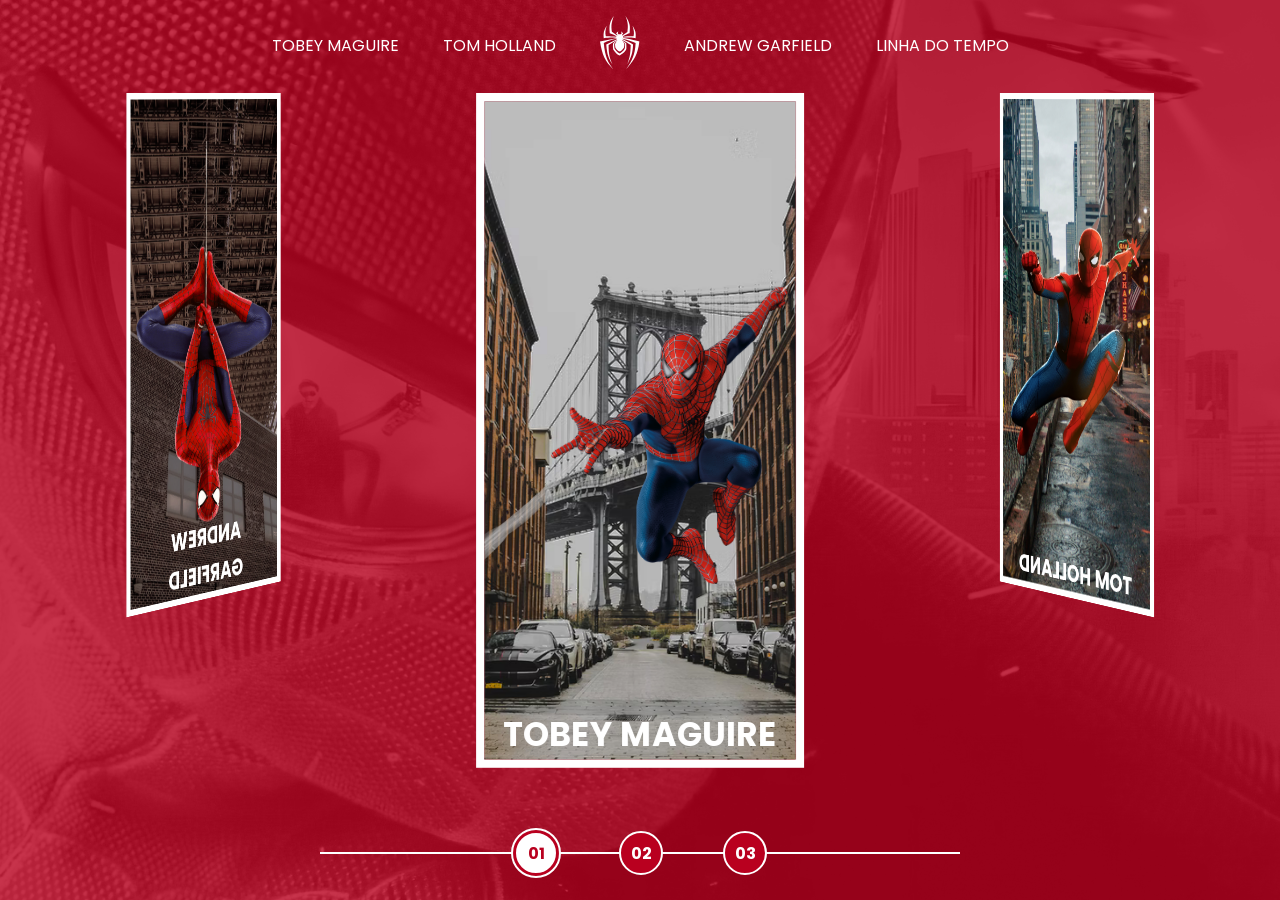
<file: index.html>
<!DOCTYPE html>
<html lang="pt-BR">
<head>
    <meta charset="UTF-8">
    <meta name="viewport" content="width=device-width, initial-scale=1.0">
    
    <link rel="stylesheet" href="assets/css/home-page.css">
    <title>Spider-Man | Multiversos</title>
</head>
<body>
    <nav class="s-menu">
        <ul>
            <li class="s-menu__item">
                <a href="pages/tobey-maguire/spiderman1.html">Tobey Maguire</a>
            </li>
            <li class="s-menu__item">
                <a href="pages/tom-holland/spiderman1.html">Tom Holland</a>
            </li>
            <li class="s-menu__item s-menu__icon">
                <a href="./index.html"><img src="assets/images/icons/spider.svg" alt="Spider-Man Multiverse"></a>
            </li>
            <li class="s-menu__item">
                <a href="pages/andrew-garfield/spiderman1.html">Andrew Garfield</a>
            </li>
            <li class="s-menu__item">
                <a href="pages/linha-do-tempo/linha-do-tempo.html">Linha do tempo</a>
            </li>
        </ul>
    </nav>
    <div class="s-container">
        <div class="s-cards-carousel" style="transform: translateZ(-40vw) rotateY(0deg);">
            <a href="./pages/tobey-maguire/spiderman1.html" class="s-card" id="spider-man-01">
                <img class="s-card__background" src="./assets/images/pic-sm-bg-01.jpg" alt="">
                <img class="s-card__image" src="./assets/images/spider-man-01.png" alt="Tobey Maguire">
                <h2 class="s-card__title">Tobey Maguire</h2>
            </a>
            <a href="./pages/tom-holland/spiderman1.html" class="s-card" id="spider-man-02">
                <img class="s-card__background" src="./assets/images/pic-sm-bg-02.jpg" alt="">
                <img class="s-card__image" src="./assets/images/spider-man-02.png" alt="Tom Holland">
                <h2 class="s-card__title">Tom Holland</h2>
            </a>
            <a href="./pages/andrew-garfield/spiderman1.html" class="s-card" id="spider-man-03">
                <img class="s-card__background" src="assets/images/pic-sm-bg-03.jpg" alt="">
                <img class="s-card__image" src="assets/images/spider-man-03.png" alt="Andrew Garfield">
                <h2 class="s-card__title">Andrew Garfield</h2>
            </a>
        </div>
    </div>

    <div class="s-controller">
        <div id="1" onclick="selectCarouselItem(this)" class="s-controller__button s-controller__button--active">
            01
        </div>
        <div id="2" onclick="selectCarouselItem(this)" class="s-controller__button">
            02
        </div>
        <div id="3" onclick="selectCarouselItem(this)" class="s-controller__button">
            03
        </div>
        <div class="s-controller__line"></div>
    </div>

    <script src="assets/script/script.js"></script>
</body>
</html>
</file>
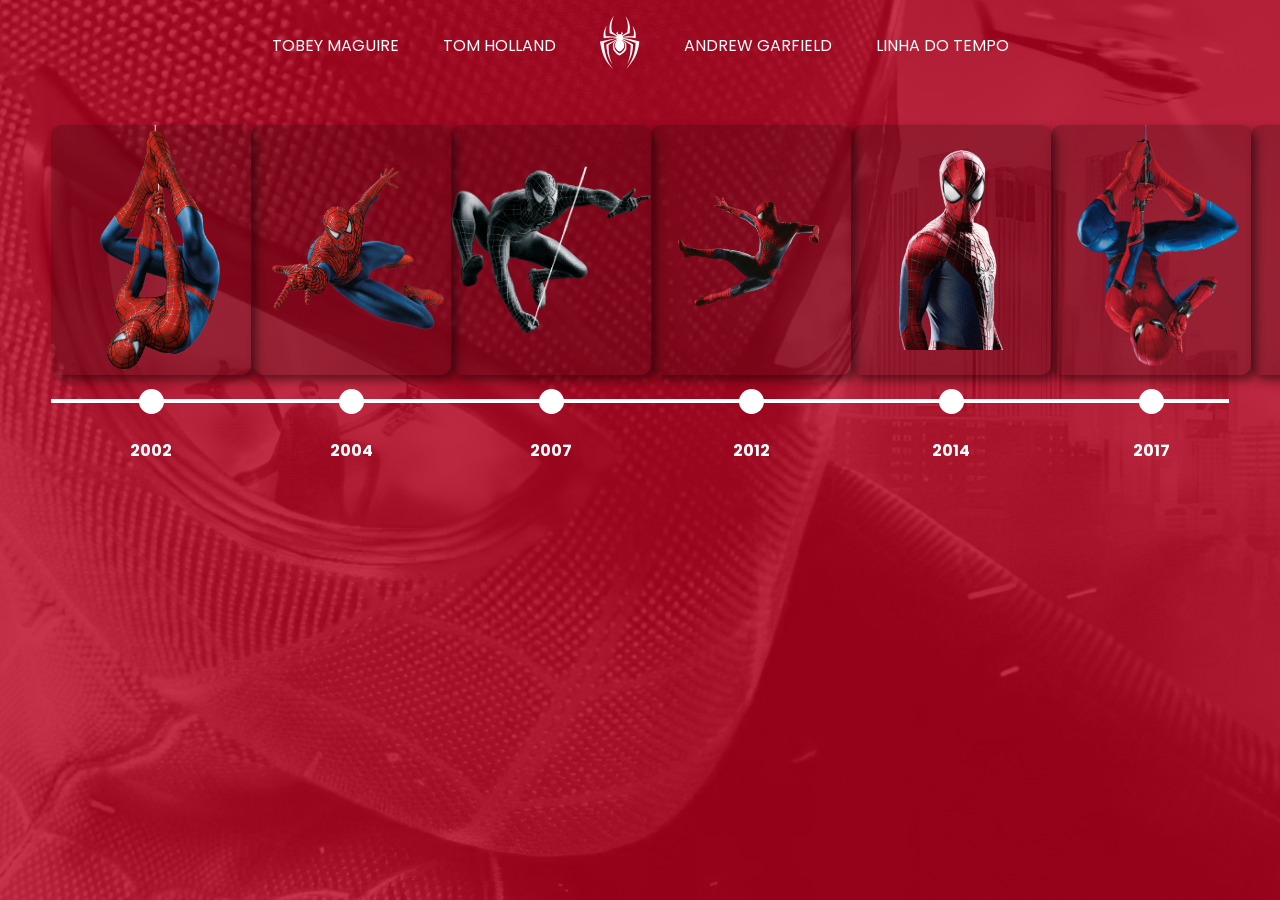
<file: pages/linha-do-tempo/linha-do-tempo.html>
<!DOCTYPE html>
<html lang="en">
<head>
    <meta charset="UTF-8">
    <meta name="viewport" content="width=device-width, initial-scale=1.0">
    <link rel="stylesheet" href="../../assets/css/linha-do-tempo.css">
    <title>Spider-Man | Linha do Tempo</title>
</head>
<body>
    <nav class="s-menu">
        <ul>
            <li class="s-menu__item">
                <a href="../../pages/tobey-maguire/spiderman1.html">Tobey Maguire</a>
            </li>
            <li class="s-menu__item">
                <a href="../../pages/tom-holland/spiderman1.html">Tom Holland</a>
            </li>
            <li class="s-menu__item s-menu__icon">
                <a href="../../index.html"><img src="../../assets/images/icons/spider.svg" alt="Spider-Man Multiverse"></a>
            </li>
            <li class="s-menu__item">
                <a href="../../pages/andrew-garfield/spiderman1.html">Andrew Garfield</a>
            </li>
            <li class="s-menu__item">
                <a href="../../pages/linha-do-tempo/linha-do-tempo.html">Linha do tempo</a>
            </li>
        </ul>
    </nav>

    <div class="s-content-linha-do-tempo">
        <ul class="timeline">
            <a href="../../pages/tobey-maguire/spiderman1.html">
                <li class="item" id="sm-2002">
                    <div class="card" data-title="Spider-Man">
                        <img src="../../assets/images/spiderman-tobey/linha-do-tempo/tobey1.png" alt="">
                    </div>
                    <span class="ponto"></span>
                    <span class="ano">2002</span>
                </li>
            </a>
            <a href="../../pages/tobey-maguire/spiderman2.html">
                <li class="item" id="sm-2004">
                    <div class="card" data-title="Spider-Man 2">
                        <img src="../../assets/images/spiderman-tobey/linha-do-tempo/tobey2.png" alt="">
                    </div>
                    <span class="ponto"></span>
                    <span class="ano">2004</span>
                </li>
            </a>
            <a href="../../pages/tobey-maguire/spiderman3.html">
                <li class="item" id="sm-2007">
                    <div class="card" data-title="Spider-Man 3">
                        <img src="../../assets/images/spiderman-tobey/linha-do-tempo/tobey3.png" alt="">
                    </div>
                    <span class="ponto"></span>
                    <span class="ano">2007</span>
                </li>
            </a>
            <a href="../../pages/andrew-garfield/spiderman1.html">
                <li class="item" id="sm-2012">
                    <div class="card" data-title="The Amazing Spider-Man">
                        <img src="../../assets/images/spiderman-andrew/linha-do-tempo/andrew1.png" alt="">
                    </div>
                    <span class="ponto"></span>
                    <span class="ano">2012</span>
                </li>
            </a>
            <a href="../../pages/andrew-garfield/spiderman2.html">
                <li class="item" id="sm-2014">
                    <div class="card" data-title="The Amazing Spider-Man 2">
                        <img src="../../assets/images/spiderman-andrew/linha-do-tempo/andrew2.png" alt="">
                    </div>
                    <span class="ponto"></span>
                    <span class="ano">2014</span>
                </li>
            </a>
            <a href="../../pages/tom-holland/spiderman1.html">
                <li class="item" id="sm-2017">
                    <div class="card" data-title="Spider-Man: Homecoming">
                        <img src="../../assets/images/spiderman-tom/linha-do-tempo/tom1.png" alt="">
                    </div>
                    <span class="ponto"></span>
                    <span class="ano">2017</span>
                </li>
            </a>
            <a href="../../pages/tom-holland/spiderman2.html">
                <li class="item" id="sm-2019">
                    <div class="card" data-title="Spider-Man: Far From Home">
                        <img src="../../assets/images/spiderman-tom/linha-do-tempo/tom2.png" alt="">
                    </div>
                    <span class="ponto"></span>
                    <span class="ano">2019</span>
                </li>
            </a>
            <a href="../../pages/tom-holland/spiderman3.html">
                <li class="item" id="sm-2021">
                    <div class="card" data-title="Spider-Man: No Way Home">
                        <img src="../../assets/images/spiderman-tom/linha-do-tempo/tom3.png" alt="">
                    </div>
                    <span class="ponto"></span>
                    <span class="ano">2021</span>
                </li>
            </a>
        </ul>
    </div>

    <script src="../../assets/script/script.js"></script>
</body>
</html>
</file>
<file: assets/css/home-page.css>
@import url('reset.css');
@import url('global.css');
@import url('components/nav-menu.css');

body{
    background-color: var(--primary-color);
}

body::before {
    content: "";
    background-image: url('../images/spider-man-background.jpg');
    background-repeat: no-repeat;
    background-position: center;
    background-size: cover;
    width: 100%;
    height: 100%;
    position: absolute;
    opacity: 0.2;
    transition: background-image 1s ease-in-out, opacity 1s ease-in-out;
}

.s-container {
    position: relative;
    display: flex;
    align-items: center;
    justify-content: space-evenly;
    perspective: 3000px;
}

.s-card {
    border: 0.5rem solid white;
    width: 100%;
    height: 70vh;
    position: absolute;
    transition: filter .5s ease-in-out;
}

.s-card:nth-child(1) {
    transform: rotateY(0deg) translateZ(50vw);
}

.s-card:nth-child(2) {
    transform: rotateY(120deg) translateZ(50vw);
}

.s-card:nth-child(3) {
    transform: rotateY(240deg) translateZ(50vw);
}

.s-card__background {
    width: 100%;
    height: 100%;
    object-fit: cover;
    position: absolute;
    opacity: 1;
    transition: opacity 1s ease-in-out;
}

.s-card__image {
    width: 100%;
    height: 100%;
    object-fit: contain;
    position: relative;
    transition: 1s ease-in-out;
}

.s-card__title {
    font-size: 2rem;
    text-transform: uppercase;
    text-align: center;
    position: absolute;
    width: 100%;
    bottom: 0;
    transition: bottom 1s ease-in-out;
}

.s-controller {
    position: absolute;
    display: flex;
    justify-content: center;
    align-items: center;
    margin-top: 3rem;
    bottom: 1.5rem;
    width: 100%;
}

.s-controller__button {
    display: flex;
    align-items: center;
    justify-content: center;
    width: 2.5rem;
    height: 2.5rem;
    border: 2px solid white;
    border-radius: 50%;
    background-color: var(--primary-color);
    text-align: center;
    font-size: 1rem;
    font-weight: bold;
    cursor: pointer;
    z-index: 1;
    transition: transform 0.3s ease-in-out;
}

.s-controller__button:hover {
    transform: scale(1.1);
}

.s-controller__button:nth-child(2) {
    margin: 0 3.75rem;
}

.s-controller__button--active {
    background-color: #fff;
    color: var(--primary-color);
    border: 0.1875rem solid var(--primary-color);
    outline: 0.125rem solid #fff;
}

.s-controller__line {
    background-color: white;
    width: 50%;
    height: 2px;
    position: absolute;
}

/* ...... Hover Animation ...... */

.s-card--hovered .s-card__background {
    cursor: pointer;
    opacity: 0;
}

.s-card--hovered .s-card__image {
    transform: scale(1.4);
    filter: drop-shadow(30px 10px 4px rgba(0, 0, 0, .5));
}

body#spider-man-01-hovered::before {
    background-image: url('../images/pic-sm-bg-01.jpg');
}

body#spider-man-02-hovered::before {
    background-image: url('../images/pic-sm-bg-02.jpg');
}

body#spider-man-03-hovered::before {
    background-image: url('../images/pic-sm-bg-03.jpg');
}

body[id^="spider-man-"]::before {
    opacity: 1;
}

body[id^="spider-man-"] .s-card:not(.s-card--hovered) {
    filter: grayscale(100%);
}

.s-card--hovered .s-card__title {
    bottom: 50%;
}

.s-cards-carousel {
    display: flex;
    justify-content: center;
    width: calc(100vw / 3 - 10%);
    transform-style: preserve-3d;
    transition: transform 0.4s ease-in;
}
</file>
<file: assets/css/linha-do-tempo.css>
@import url('reset.css');
@import url('global.css');
@import url('components/nav-menu.css');

body{
    background-color: var(--primary-color);
    transition: background-color 0.6s ease;
}

body::before {
    content: "";
    background-image: url('../images/spider-man-background.jpg');
    background-repeat: no-repeat;
    background-position: center;
    background-size: cover;
    width: 100%;
    height: 100%;
    position: absolute;
    opacity: 0.2;
    transition: opacity 0.6s ease, background-image 0.6s ease;
}
.s-content-linha-do-tempo {
  position: relative;
  width: 100%;
  padding: 2rem 0;
  display: flex;
  justify-content: center;
}

/* UL principal */
.timeline {
  position: relative;
  width: 92%;
  display: flex;
  justify-content: space-between;
  align-items: flex-start;

  list-style: none;
  padding: 0;
  margin: 0;
}

/* Linha branca atrás dos pontos */
.timeline::before {
  content: "";
  position: absolute;
  left: 0;
  right: 0;
  top:  calc(250px + 14px + 10px);
  height: 4px;
  background: #fff;
  z-index: 0;
}

/* Cada coluna da timeline */
.item {
  width: 200px;
  display: flex;
  flex-direction: column;
  align-items: center;
  gap: 14px;
}

/* Card da imagem */
.card {
  position: relative;
  width: 200px;
  height: 250px;
  border-radius: 10px;
  overflow: hidden;
  background: rgba(0,0,0,0.2);
  box-shadow: 5px 5px 10px rgba(0,0,0,0.5);
  transition: transform 0.4s ease, box-shadow 0.4s ease;
}

.card img {
  width: 100%;
  height: 100%;
  object-fit: contain; 
  object-position: center;
  display: block;
}

/* Overlay gradiente que sobe */
.card::before {
  content: "";
  position: absolute;
  inset: 0;

  background: linear-gradient(
    to top,
    rgba(0, 0, 0, 0.55),
    transparent 60%
  );

  transform: translateY(100%);
  transition: transform 0.4s ease;
  z-index: 2;
  pointer-events: none;
}

.item:hover .card::before {
  transform: translateY(0);
}

.item:hover .card {
  transform: translateY(-6px);
  box-shadow: 0 0 20px rgba(255, 0, 0, 0.35);
}

/* Ponto da linha do tempo */
.ponto {
  width: 25px;
  height: 25px;
  border-radius: 50%;
  background: #fff;
  position: relative;
  z-index: 1; /* fica acima da linha */
}

/* Ano */
.ano {
  border-radius: 10px;
  padding: 10px 14px;
  color: #fff;
  font-weight: 700;
}

.card::after {
  content: attr(data-title);
  position: absolute;
  left: 50%;
  bottom: 20px;

  transform: translate(-50%, 20px);
  opacity: 0;

  color: #fff;
  font-weight: 700;
  font-size: 14px;
  text-align: center;
  width: 90%;

  z-index: 3; /* acima do overlay */
  pointer-events: none;

  transition: transform 0.35s ease, opacity 0.35s ease;
}

.item:hover .card::after {
  transform: translate(-50%, 0);
  opacity: 1;
}

/* Tobey */
body.sm-2002-hovered::before {
  background-image: url('../images/spiderman-tobey/movie-01/background.png');
}

body.sm-2004-hovered::before {
  background-image: url('../images/spiderman-tobey/movie-02/background.png');
}

body.sm-2007-hovered::before {
  background-image: url('../images/spiderman-tobey/movie-03/background.png');
}

/* Andrew */
body.sm-2012-hovered::before {
  background-image: url('../images/spiderman-andrew/movie-01/background.png');
}

body.sm-2014-hovered::before {
  background-image: url('../images/spiderman-andrew/movie-02/background.jpg');
}

/* Tom */
body.sm-2017-hovered::before {
  background-image: url('../images/spiderman-tom/movie-01/background.png');
}

body.sm-2019-hovered::before {
  background-image: url('../images/spiderman-tom/movie-02/background.png');
}

body.sm-2021-hovered::before {
  background-image: url('../images/spiderman-tom/movie-03/background.png');
}

body[class*="-hovered"] {
  background-color: #000;
}
</file>
